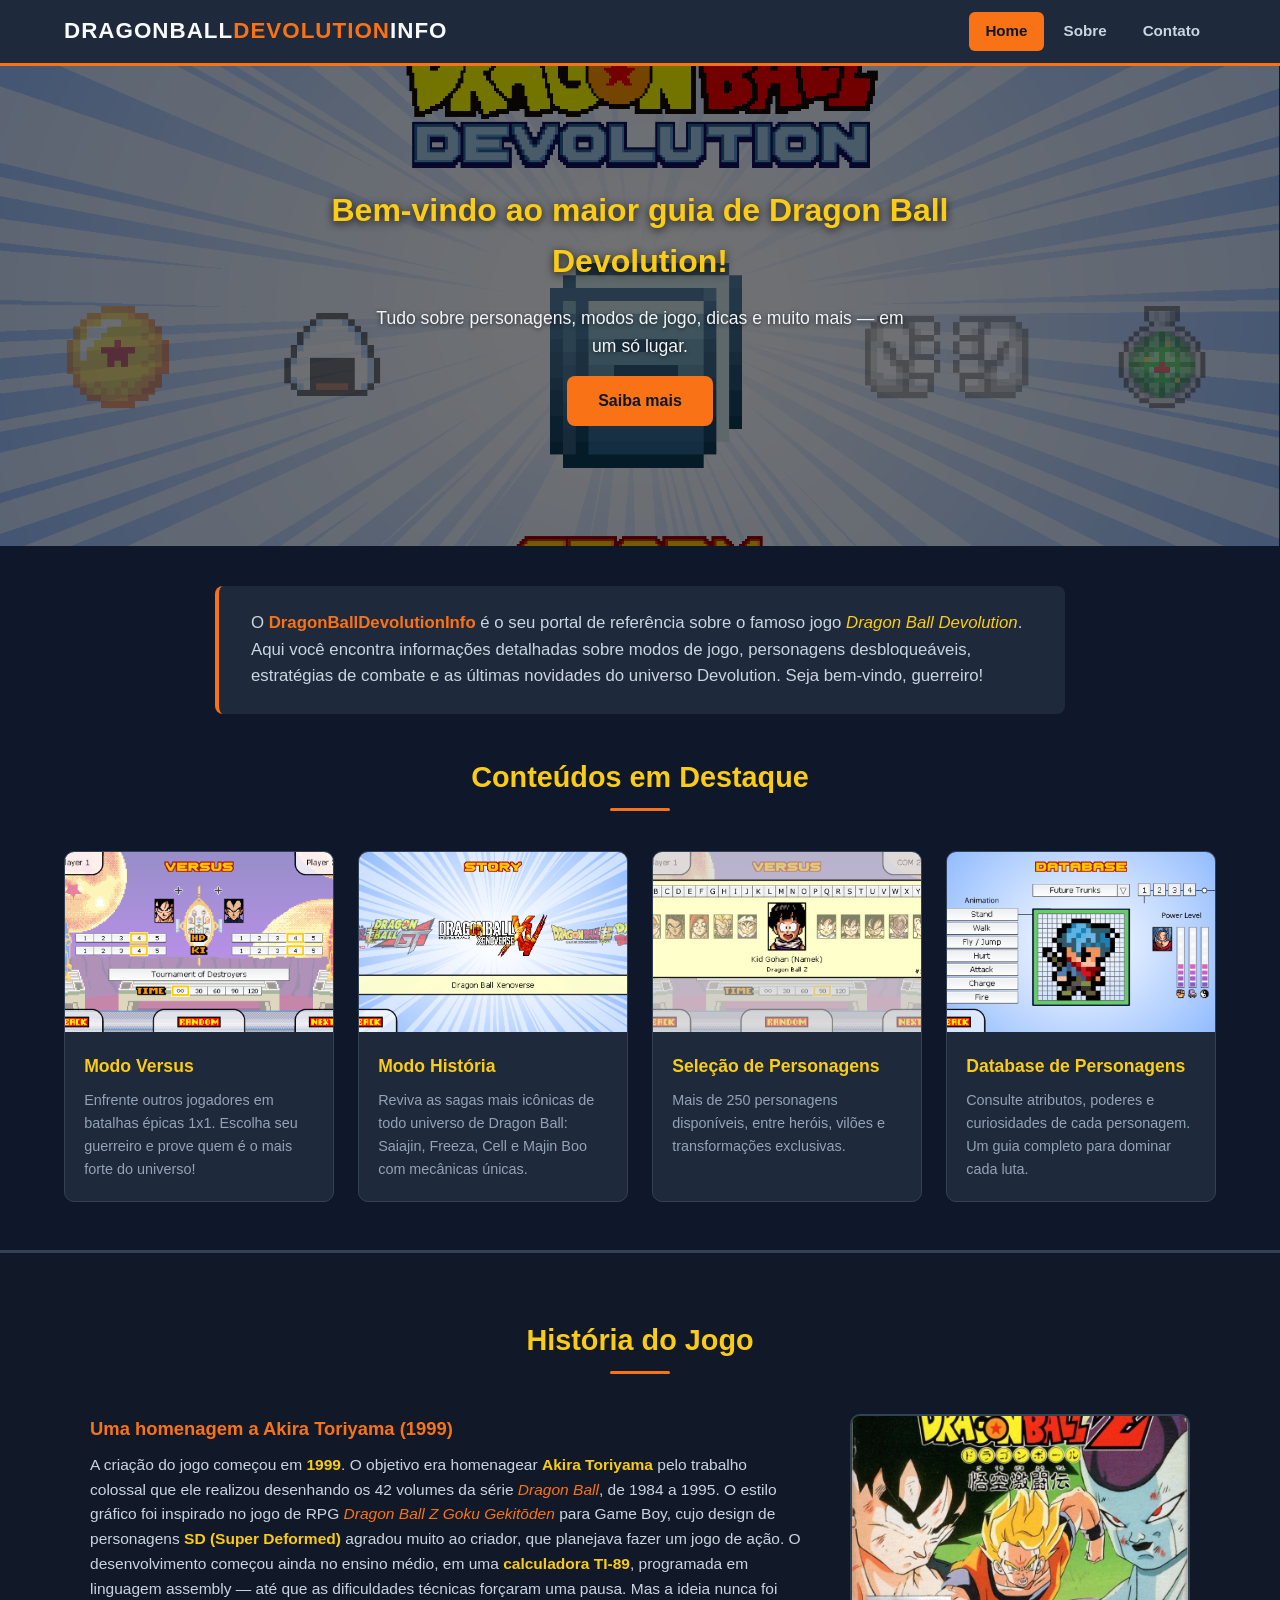
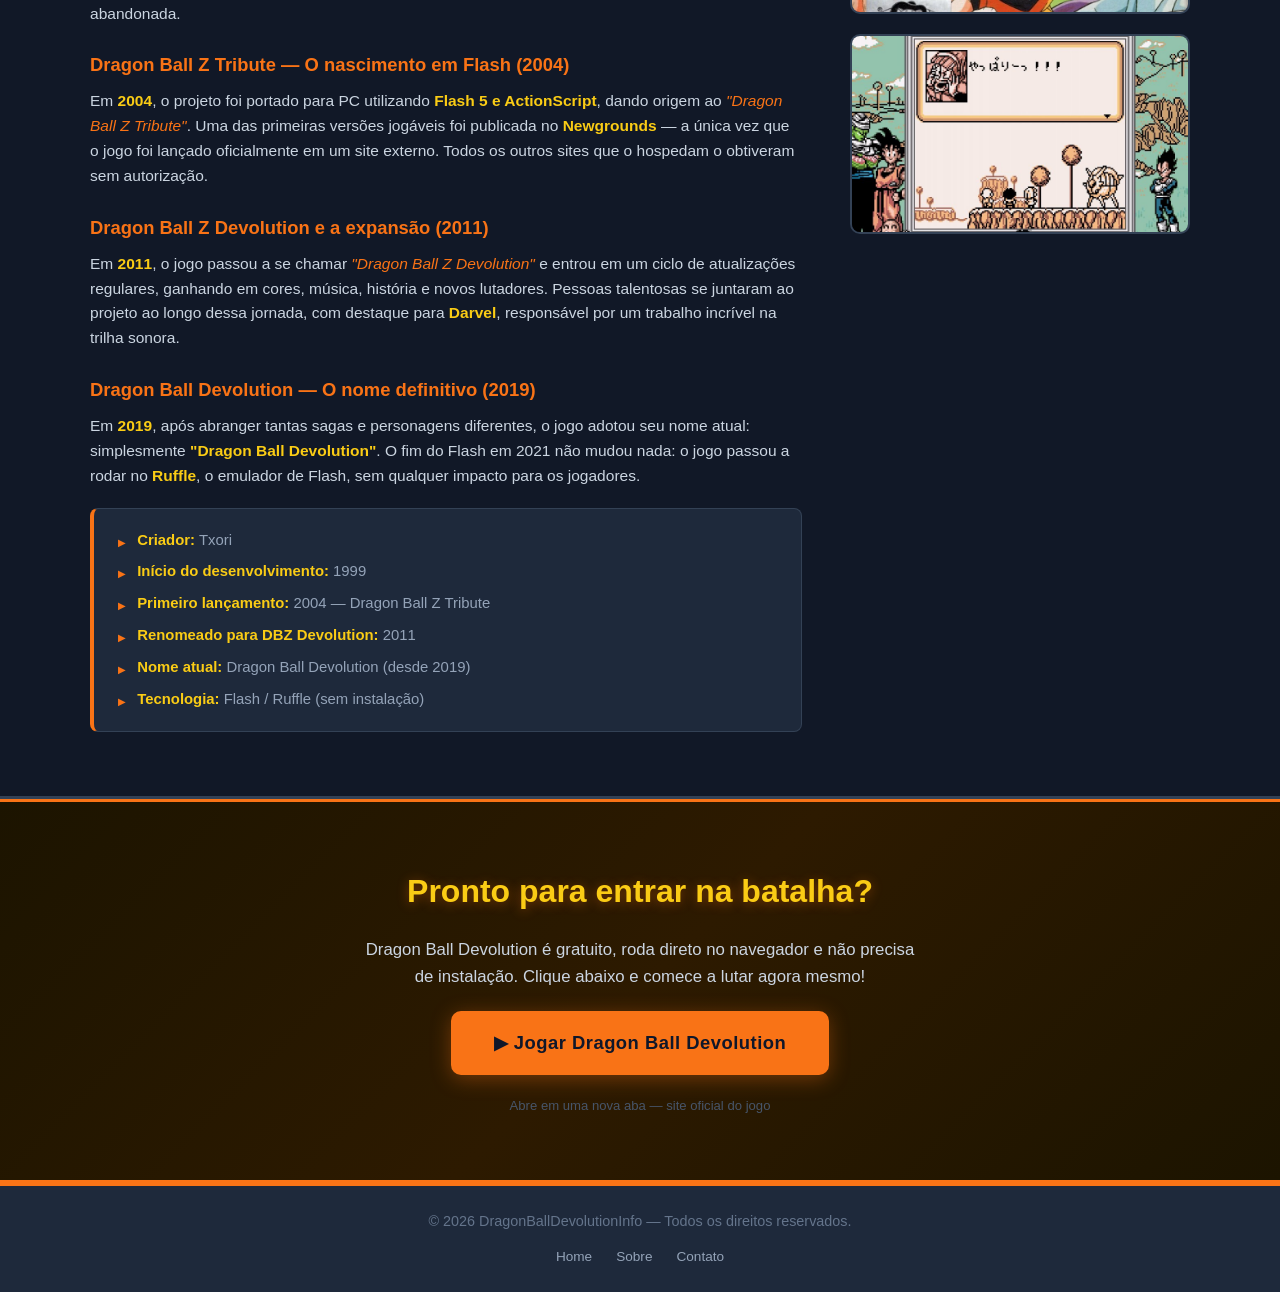
<file: index.html>
<!DOCTYPE html>
<html lang="pt-BR">
<head>
  <meta charset="UTF-8" />
  <meta name="viewport" content="width=device-width, initial-scale=1.0" />
  <title>DragonBallDevolutionInfo</title>
  <link rel="stylesheet" href="../CSS/index.css" />
</head>
<body>

  <!-- HEADER / NAVEGAÇÃO -->
  <header>
    <div class="header-inner">
      <h1 class="logo">DragonBall<span>Devolution</span>Info</h1>
      <nav>
        <ul class="menu">
          <li><a href="index.html" class="active">Home</a></li>
          <li><a href="sobre.html">Sobre</a></li>
          <li><a href="contato.html">Contato</a></li>
        </ul>
      </nav>
    </div>
  </header>

  <main>

    <!-- BANNER PRINCIPAL -->
    <section class="banner">
      <img src="../Imagens/ImagemPrincipal.png" alt="Dragon Ball Devolution Banner" class="banner-img" />
      <div class="banner-texto">
        <h2>Bem-vindo ao maior guia de Dragon Ball Devolution!</h2>
        <p>Tudo sobre personagens, modos de jogo, dicas e muito mais — em um só lugar.</p>
        <a href="sobre.html" class="btn-principal">Saiba mais</a>
      </div>
    </section>

    <!-- APRESENTAÇÃO -->
    <section class="apresentacao">
      <p>
        O <strong>DragonBallDevolutionInfo</strong> é o seu portal de referência sobre o famoso jogo
        <em>Dragon Ball Devolution</em>. Aqui você encontra informações detalhadas sobre modos de jogo,
        personagens desbloqueáveis, estratégias de combate e as últimas novidades do universo Devolution.
        Seja bem-vindo, guerreiro!
      </p>
    </section>

    <!-- CONTEÚDOS EM DESTAQUE -->
    <section class="destaques">
      <h2 class="secao-titulo">Conteúdos em Destaque</h2>
      <div class="cards">

        <article class="card">
          <img src="../Imagens/VersusMode.png" alt="Modo Versus" />
          <div class="card-body">
            <h3>Modo Versus</h3>
            <p>Enfrente outros jogadores em batalhas épicas 1x1. Escolha seu guerreiro e prove quem é o mais forte do universo!</p>
          </div>
        </article>

        <article class="card">
          <img src="../Imagens/ModoHistoria.png" alt="Modo História" />
          <div class="card-body">
            <h3>Modo História</h3>
            <p>Reviva as sagas mais icônicas de todo universo de Dragon Ball: Saiajin, Freeza, Cell e Majin Boo com mecânicas únicas.</p>
          </div>
        </article>

        <article class="card">
          <img src="../Imagens/SelecionarPersonagem.png" alt="Seleção de Personagem" />
          <div class="card-body">
            <h3>Seleção de Personagens</h3>
            <p>Mais de 250 personagens disponíveis, entre heróis, vilões e transformações exclusivas.</p>
          </div>
        </article>

        <article class="card">
          <img src="../Imagens/DatabaseMode.png" alt="Database Mode" />
          <div class="card-body">
            <h3>Database de Personagens</h3>
            <p>Consulte atributos, poderes e curiosidades de cada personagem. Um guia completo para dominar cada luta.</p>
          </div>
        </article>

      </div>
    </section>

    <!-- HISTÓRIA DO JOGO -->
    <section class="historia">
      <div class="historia-inner">
        <h2 class="secao-titulo">História do Jogo</h2>

        <article class="historia-conteudo">
          <div class="historia-texto">
            <h3>Uma homenagem a Akira Toriyama (1999)</h3>
            <p>
              A criação do jogo começou em <strong>1999</strong>. O objetivo era homenagear
              <strong>Akira Toriyama</strong> pelo trabalho colossal que ele realizou desenhando os
              42 volumes da série <em>Dragon Ball</em>, de 1984 a 1995. O estilo gráfico foi inspirado
              no jogo de RPG <em>Dragon Ball Z Goku Gekitōden</em> para Game Boy, cujo design de
              personagens <strong>SD (Super Deformed)</strong> agradou muito ao criador, que planejava
              fazer um jogo de ação. O desenvolvimento começou ainda no ensino médio, em uma
              <strong>calculadora TI-89</strong>, programada em linguagem assembly — até que as
              dificuldades técnicas forçaram uma pausa. Mas a ideia nunca foi abandonada.
            </p>

            <h3>Dragon Ball Z Tribute — O nascimento em Flash (2004)</h3>
            <p>
              Em <strong>2004</strong>, o projeto foi portado para PC utilizando <strong>Flash 5 e ActionScript</strong>,
              dando origem ao <em>"Dragon Ball Z Tribute"</em>. Uma das primeiras versões jogáveis foi
              publicada no <strong>Newgrounds</strong> — a única vez que o jogo foi lançado oficialmente
              em um site externo. Todos os outros sites que o hospedam o obtiveram sem autorização.
            </p>

            <h3>Dragon Ball Z Devolution e a expansão (2011)</h3>
            <p>
              Em <strong>2011</strong>, o jogo passou a se chamar <em>"Dragon Ball Z Devolution"</em> e
              entrou em um ciclo de atualizações regulares, ganhando em cores, música, história e novos
              lutadores. Pessoas talentosas se juntaram ao projeto ao longo dessa jornada, com destaque
              para <strong>Darvel</strong>, responsável por um trabalho incrível na trilha sonora.
            </p>

            <h3>Dragon Ball Devolution — O nome definitivo (2019)</h3>
            <p>
              Em <strong>2019</strong>, após abranger tantas sagas e personagens diferentes, o jogo
              adotou seu nome atual: simplesmente <strong>"Dragon Ball Devolution"</strong>. O fim do
              Flash em 2021 não mudou nada: o jogo passou a rodar no <strong>Ruffle</strong>, o emulador
              de Flash, sem qualquer impacto para os jogadores.
            </p>

            <ul class="historia-lista">
              <li><strong>Criador:</strong> Txori</li>
              <li><strong>Início do desenvolvimento:</strong> 1999</li>
              <li><strong>Primeiro lançamento:</strong> 2004 — Dragon Ball Z Tribute</li>
              <li><strong>Renomeado para DBZ Devolution:</strong> 2011</li>
              <li><strong>Nome atual:</strong> Dragon Ball Devolution (desde 2019)</li>
              <li><strong>Tecnologia:</strong> Flash / Ruffle (sem instalação)</li>
            </ul>
          </div>

          <div class="historia-imagem">
            <img src="../Imagens/DragonBallZgekitoden.webp" alt="Imagem do jogo Dragon Ball Z gekitoden" />
            <img src="../Imagens/DragonBallZgekitoden2.jpg" alt="Imagem do jogo Dragon Ball Z gekitoden" />
          </div>
        </article>
      </div>
    </section>

    <!-- JOGAR AGORA -->
    <section class="jogar-agora">
      <div class="jogar-inner">
        <h2>Pronto para entrar na batalha?</h2>
        <p>Dragon Ball Devolution é gratuito, roda direto no navegador e não precisa de instalação. Clique abaixo e comece a lutar agora mesmo!</p>
        <a
          href="https://www.txori.com/dbdevolution"
          target="_blank"
          rel="noopener noreferrer"
          class="btn-jogar"
        >
          ▶ Jogar Dragon Ball Devolution
        </a>
        <span class="jogar-obs">Abre em uma nova aba — site oficial do jogo</span>
      </div>
    </section>

  </main>

  <!-- RODAPÉ -->
  <footer>
    <p>&copy; 2026 DragonBallDevolutionInfo — Todos os direitos reservados.</p>
    <nav>
      <ul class="footer-menu">
        <li><a href="index.html">Home</a></li>
        <li><a href="sobre.html">Sobre</a></li>
        <li><a href="contato.html">Contato</a></li>
      </ul>
    </nav>
  </footer>

</body>
</html>
</file>
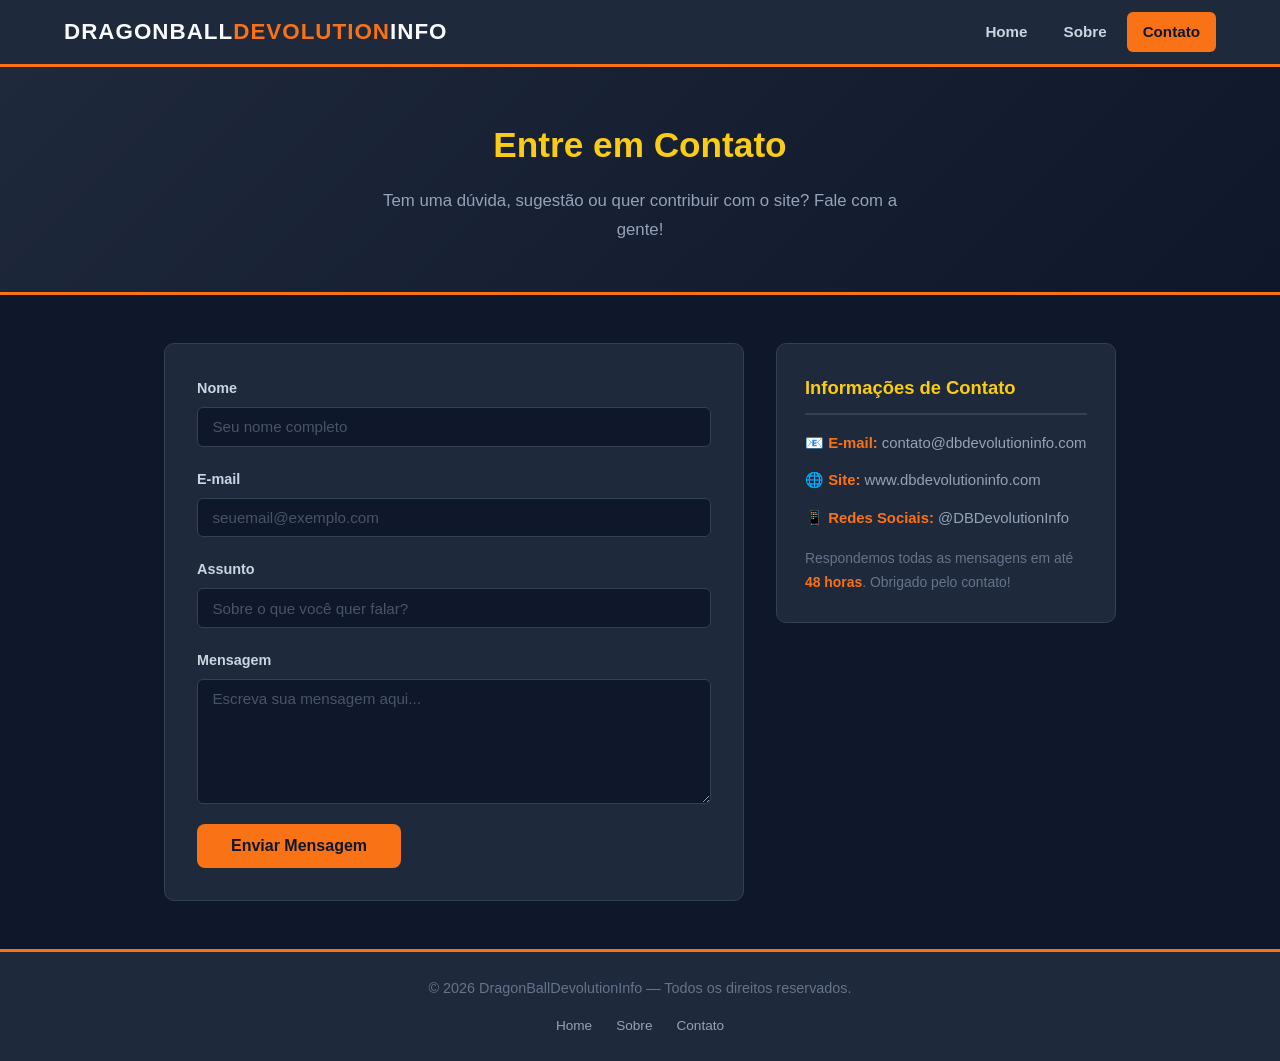
<file: contato.html>
<!DOCTYPE html>
<html lang="pt-BR">
<head>
  <meta charset="UTF-8" />
  <meta name="viewport" content="width=device-width, initial-scale=1.0" />
  <title>Contato — DragonBallDevolutionInfo</title>
  <link rel="stylesheet" href="../CSS/contato.css" />
</head>
<body>

  <!-- HEADER / NAVEGAÇÃO -->
  <header>
    <div class="header-inner">
      <h1 class="logo">DragonBall<span>Devolution</span>Info</h1>
      <nav>
        <ul class="menu">
          <li><a href="index.html">Home</a></li>
          <li><a href="sobre.html">Sobre</a></li>
          <li><a href="contato.html" class="active">Contato</a></li>
        </ul>
      </nav>
    </div>
  </header>

  <main>

    <section class="contato-hero">
      <h2>Entre em Contato</h2>
      <p>Tem uma dúvida, sugestão ou quer contribuir com o site? Fale com a gente!</p>
    </section>

    <section class="contato-wrapper">

      <!-- FORMULÁRIO -->
      <div class="formulario-container">
        <form class="formulario" action="#" method="post" novalidate>

          <div class="campo">
            <label for="nome">Nome</label>
            <input type="text" id="nome" name="nome" placeholder="Seu nome completo" required />
          </div>

          <div class="campo">
            <label for="email">E-mail</label>
            <input type="email" id="email" name="email" placeholder="seuemail@exemplo.com" required />
          </div>

          <div class="campo">
            <label for="assunto">Assunto</label>
            <input type="text" id="assunto" name="assunto" placeholder="Sobre o que você quer falar?" required />
          </div>

          <div class="campo">
            <label for="mensagem">Mensagem</label>
            <textarea id="mensagem" name="mensagem" rows="6" placeholder="Escreva sua mensagem aqui..." required></textarea>
          </div>

          <button type="submit" class="btn-enviar">Enviar Mensagem</button>

        </form>
      </div>

      <!-- INFO LATERAL -->
      <aside class="contato-info">
        <h3>Informações de Contato</h3>
        <ul>
          <li>📧 <strong>E-mail:</strong> contato@dbdevolutioninfo.com</li>
          <li>🌐 <strong>Site:</strong> www.dbdevolutioninfo.com</li>
          <li>📱 <strong>Redes Sociais:</strong> @DBDevolutionInfo</li>
        </ul>
        <p>Respondemos todas as mensagens em até <strong>48 horas</strong>. Obrigado pelo contato!</p>
      </aside>

    </section>

  </main>

  <!-- RODAPÉ -->
  <footer>
    <p>&copy; 2026 DragonBallDevolutionInfo — Todos os direitos reservados.</p>
    <nav>
      <ul class="footer-menu">
        <li><a href="index.html">Home</a></li>
        <li><a href="sobre.html">Sobre</a></li>
        <li><a href="contato.html">Contato</a></li>
      </ul>
    </nav>
  </footer>

</body>
</html>
</file>
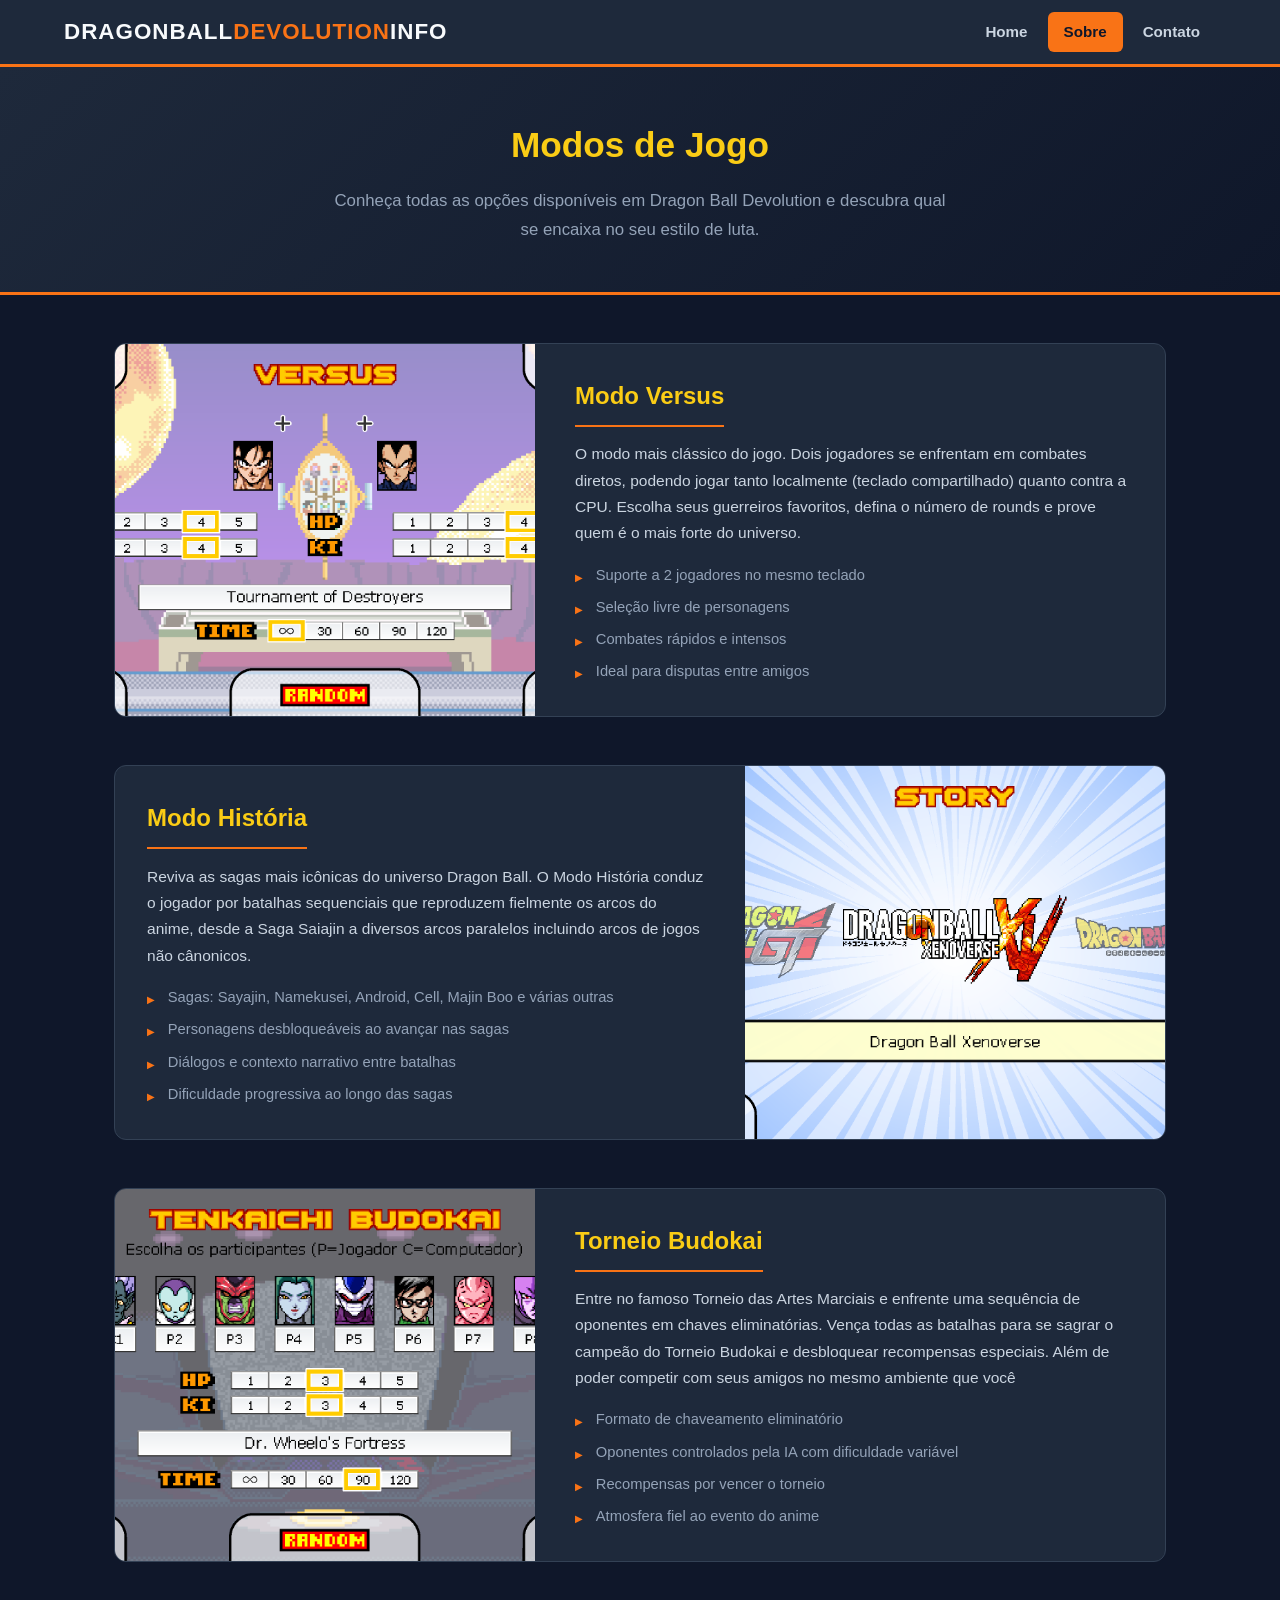
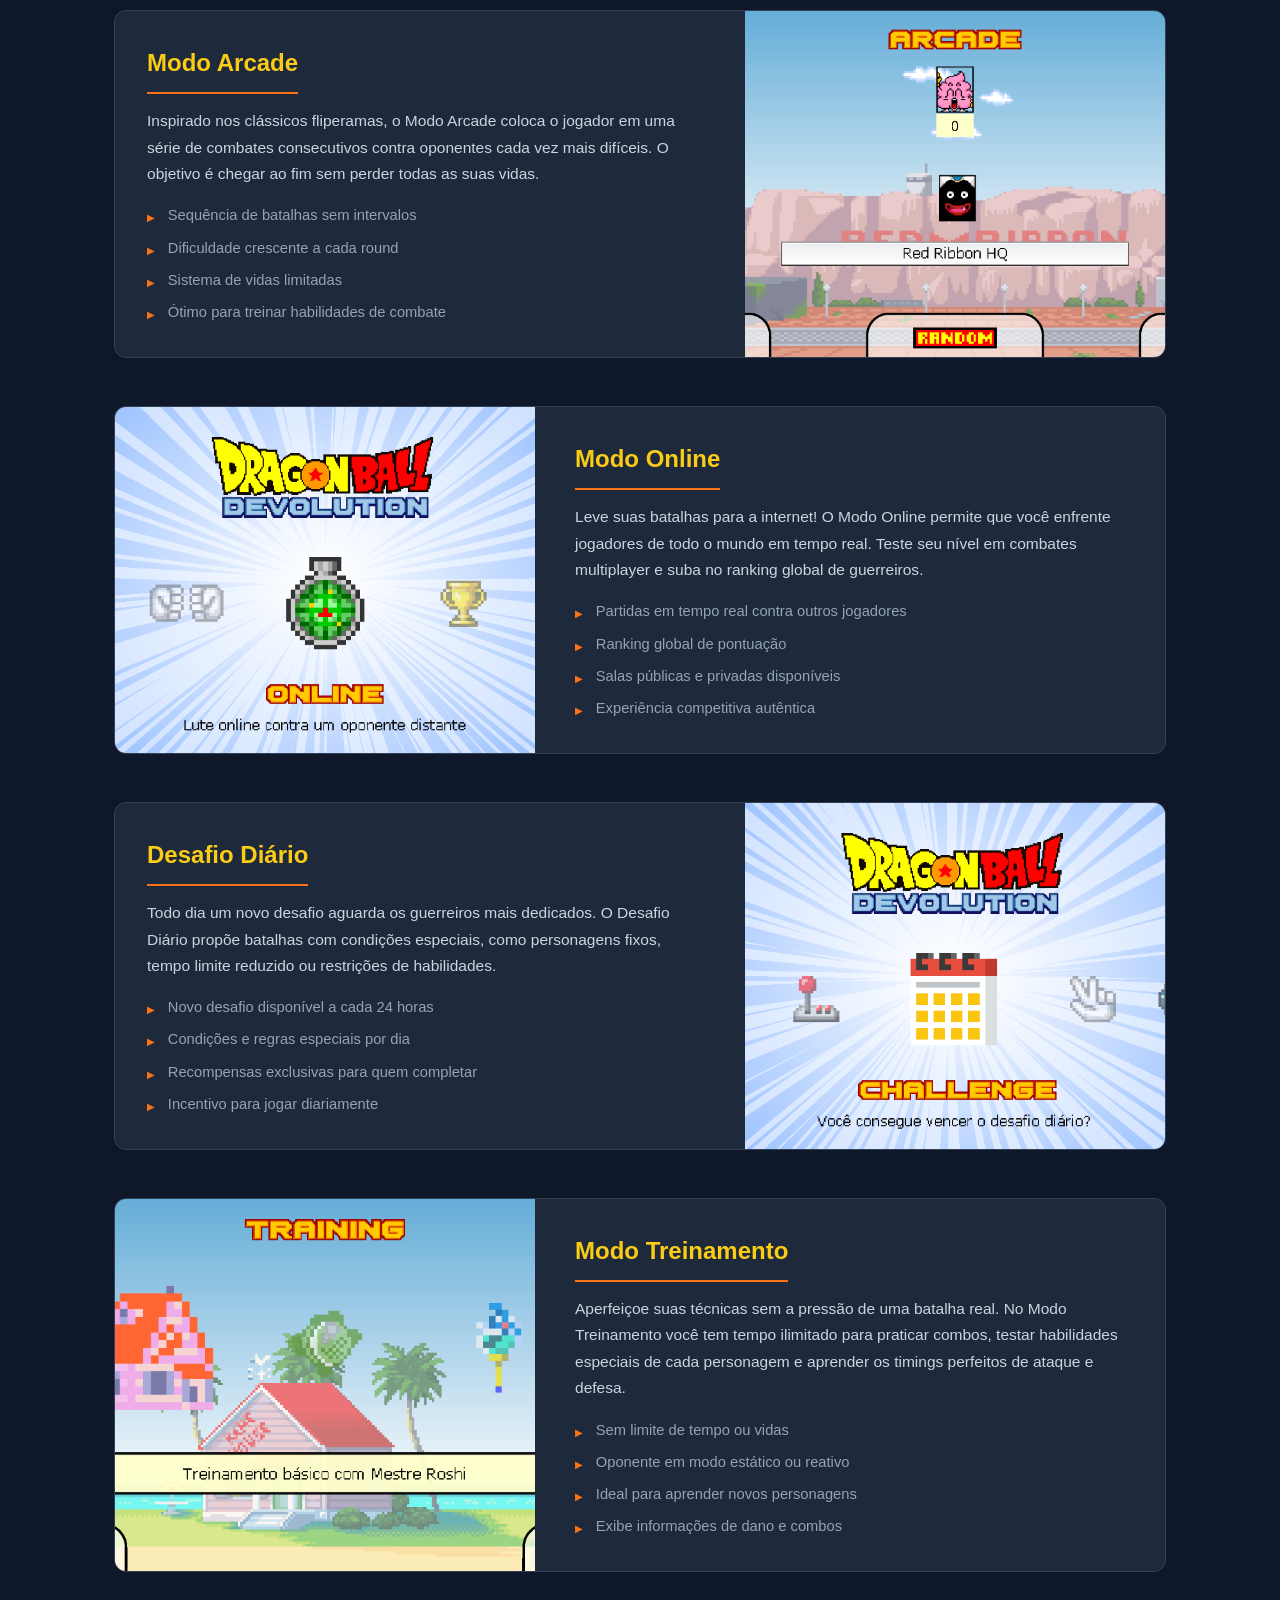
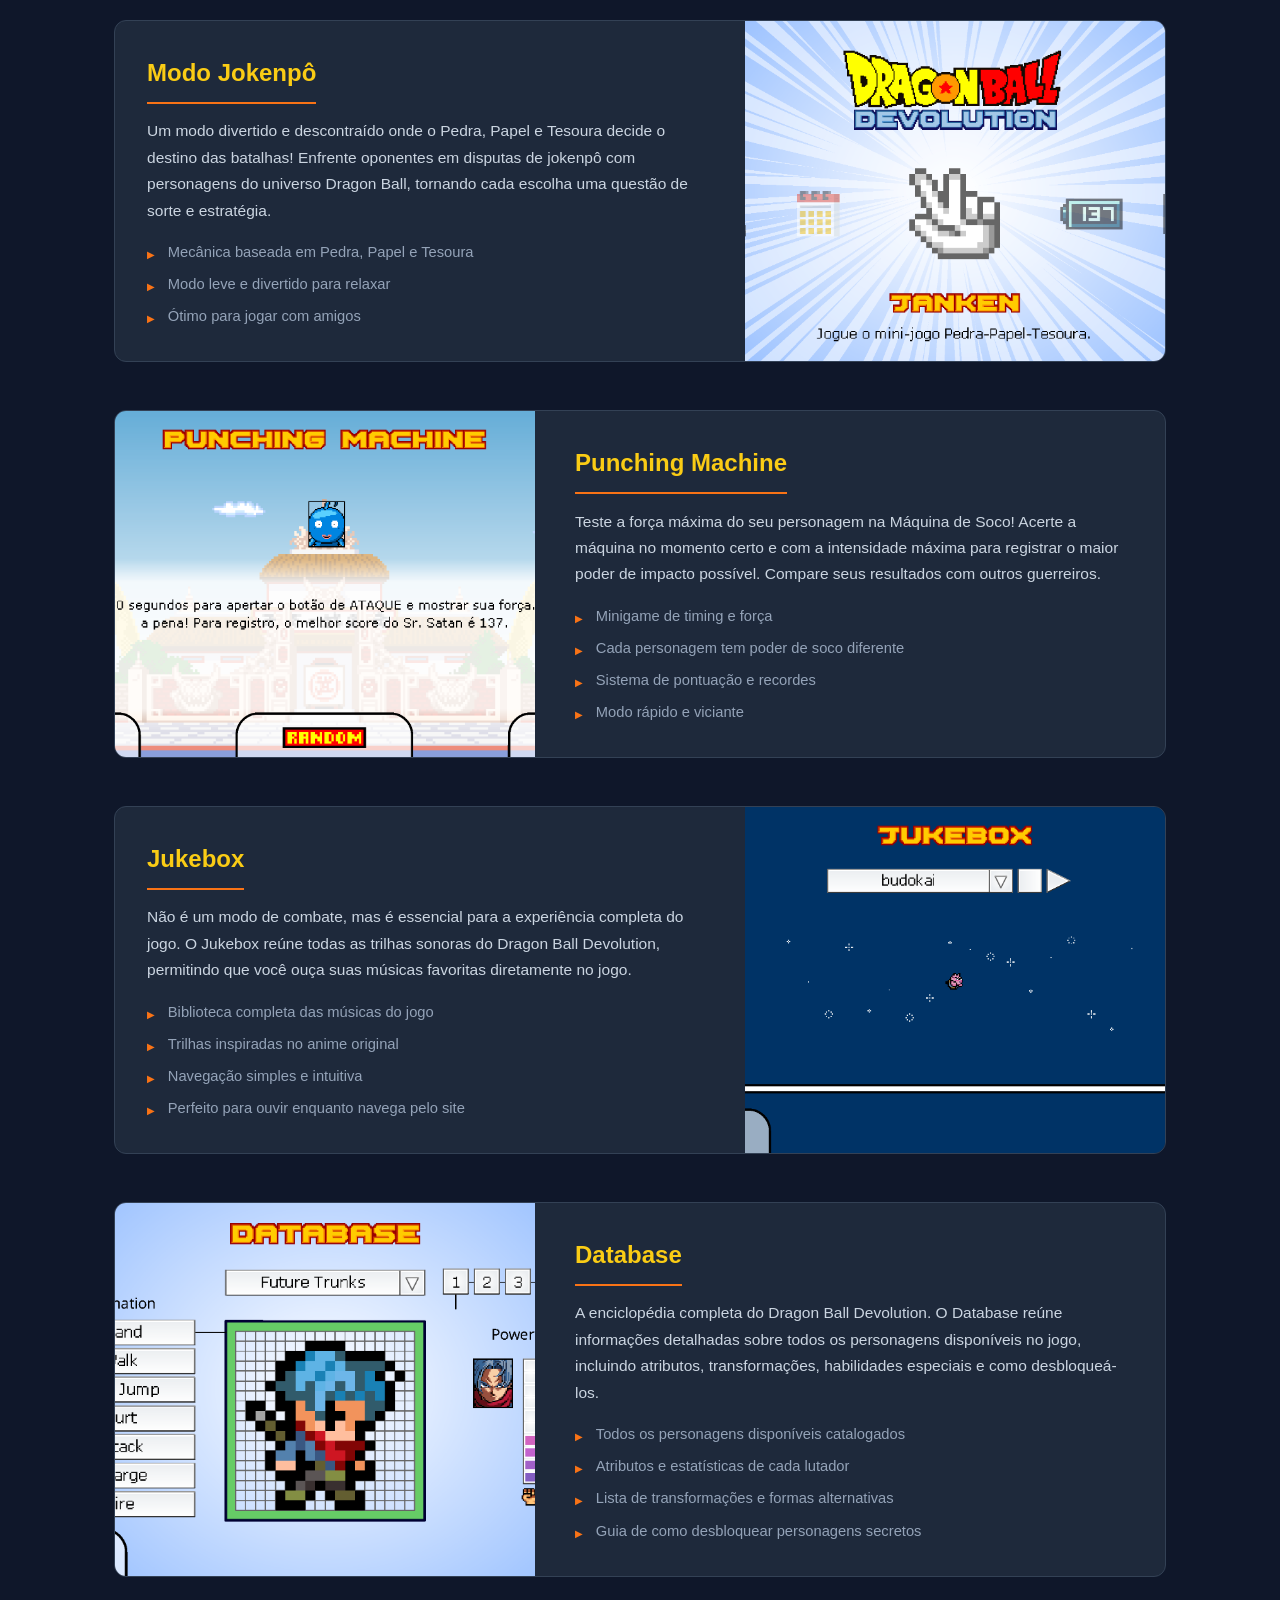
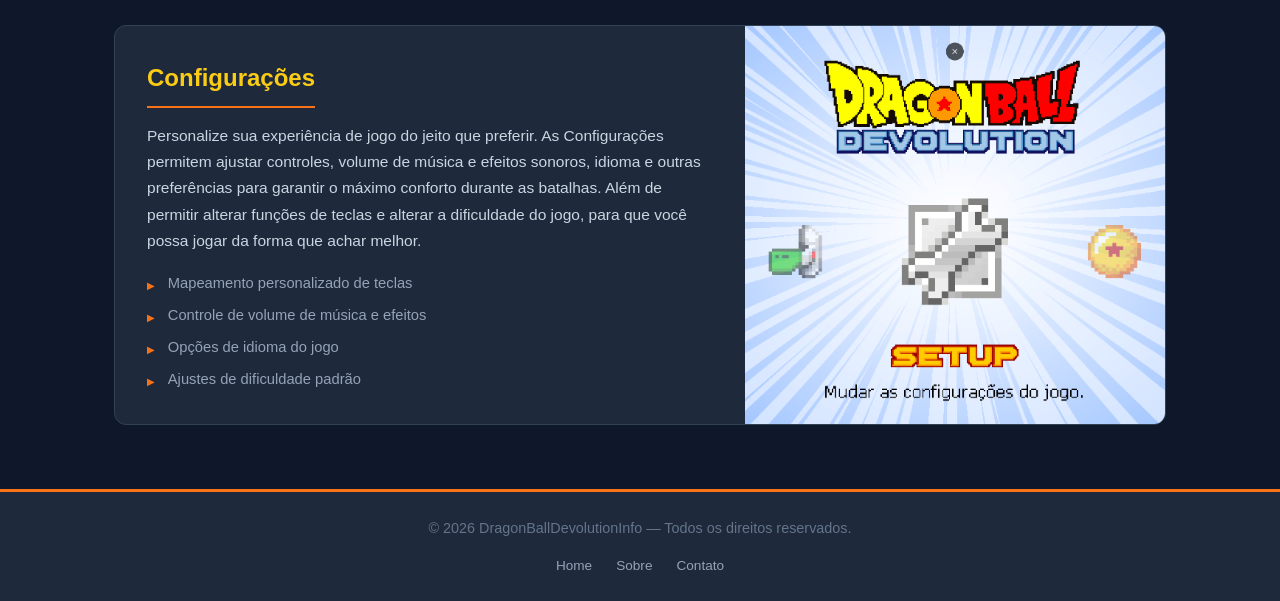
<file: sobre.html>
<!DOCTYPE html>
<html lang="pt-BR">
<head>
  <meta charset="UTF-8" />
  <meta name="viewport" content="width=device-width, initial-scale=1.0" />
  <title>Sobre — DragonBallDevolutionInfo</title>
  <link rel="stylesheet" href="../CSS/sobre.css" />
</head>
<body>

  <!-- HEADER / NAVEGAÇÃO -->
  <header>
    <div class="header-inner">
      <h1 class="logo">DragonBall<span>Devolution</span>Info</h1>
      <nav>
        <ul class="menu">
          <li><a href="index.html">Home</a></li>
          <li><a href="sobre.html" class="active">Sobre</a></li>
          <li><a href="contato.html">Contato</a></li>
        </ul>
      </nav>
    </div>
  </header>

  <main>

    <!-- HERO -->
    <section class="sobre-hero">
      <h2>Modos de Jogo</h2>
      <p>Conheça todas as opções disponíveis em Dragon Ball Devolution e descubra qual se encaixa no seu estilo de luta.</p>
    </section>

    <!-- MODOS DE JOGO -->
    <section class="modos">

      <!-- Modo Versus -->
      <article class="modo-card">
        <div class="modo-imagem">
          <img src="../Imagens/VersusMode.png" alt="Modo Versus" />
        </div>
        <div class="modo-info">
          <h2>Modo Versus</h2>
          <p>
            O modo mais clássico do jogo. Dois jogadores se enfrentam em combates diretos, podendo
            jogar tanto localmente (teclado compartilhado) quanto contra a CPU. Escolha seus
            guerreiros favoritos, defina o número de rounds e prove quem é o mais forte do universo.
          </p>
          <ul>
            <li>Suporte a 2 jogadores no mesmo teclado</li>
            <li>Seleção livre de personagens</li>
            <li>Combates rápidos e intensos</li>
            <li>Ideal para disputas entre amigos</li>
          </ul>
        </div>
      </article>

      <!-- Modo História -->
      <article class="modo-card modo-card--reverse">
        <div class="modo-imagem">
          <img src="../Imagens/ModoHistoria.png" alt="Modo História" />
        </div>
        <div class="modo-info">
          <h2>Modo História</h2>
          <p>
            Reviva as sagas mais icônicas do universo Dragon Ball. O Modo História conduz o jogador
            por batalhas sequenciais que reproduzem fielmente os arcos do anime, desde a Saga Saiajin
            a diversos arcos paralelos incluindo arcos de jogos não cânonicos.
          </p>
          <ul>
            <li>Sagas: Sayajin, Namekusei, Android, Cell, Majin Boo e várias outras</li>
            <li>Personagens desbloqueáveis ao avançar nas sagas</li>
            <li>Diálogos e contexto narrativo entre batalhas</li>
            <li>Dificuldade progressiva ao longo das sagas</li>
          </ul>
        </div>
      </article>

      <!-- Torneio Budokai -->
      <article class="modo-card">
        <div class="modo-imagem">
          <img src="../Imagens/TorneioBudokai.png" alt="Torneio Budokai" />
        </div>
        <div class="modo-info">
          <h2>Torneio Budokai</h2>
          <p>
            Entre no famoso Torneio das Artes Marciais e enfrente uma sequência de oponentes em chaves
            eliminatórias. Vença todas as batalhas para se sagrar o campeão do Torneio Budokai e
            desbloquear recompensas especiais. Além de poder competir com seus amigos no mesmo ambiente que você
          </p>
          <ul>
            <li>Formato de chaveamento eliminatório</li>
            <li>Oponentes controlados pela IA com dificuldade variável</li>
            <li>Recompensas por vencer o torneio</li>
            <li>Atmosfera fiel ao evento do anime</li>
          </ul>
        </div>
      </article>

      <!-- Modo Arcade -->
      <article class="modo-card modo-card--reverse">
        <div class="modo-imagem">
          <img src="../Imagens/ArcadeMode.png" alt="Modo Arcade" />
        </div>
        <div class="modo-info">
          <h2>Modo Arcade</h2>
          <p>
            Inspirado nos clássicos fliperamas, o Modo Arcade coloca o jogador em uma série de
            combates consecutivos contra oponentes cada vez mais difíceis. O objetivo é chegar
            ao fim sem perder todas as suas vidas.
          </p>
          <ul>
            <li>Sequência de batalhas sem intervalos</li>
            <li>Dificuldade crescente a cada round</li>
            <li>Sistema de vidas limitadas</li>
            <li>Ótimo para treinar habilidades de combate</li>
          </ul>
        </div>
      </article>

      <!-- Modo Online -->
      <article class="modo-card">
        <div class="modo-imagem">
          <img src="../Imagens/ModoOnline.png" alt="Modo Online" />
        </div>
        <div class="modo-info">
          <h2>Modo Online</h2>
          <p>
            Leve suas batalhas para a internet! O Modo Online permite que você enfrente jogadores
            de todo o mundo em tempo real. Teste seu nível em combates multiplayer e suba no ranking
            global de guerreiros.
          </p>
          <ul>
            <li>Partidas em tempo real contra outros jogadores</li>
            <li>Ranking global de pontuação</li>
            <li>Salas públicas e privadas disponíveis</li>
            <li>Experiência competitiva autêntica</li>
          </ul>
        </div>
      </article>

      <!-- Desafio Diário -->
      <article class="modo-card modo-card--reverse">
        <div class="modo-imagem">
          <img src="../Imagens/DesafioDiario.png" alt="Desafio Diário" />
        </div>
        <div class="modo-info">
          <h2>Desafio Diário</h2>
          <p>
            Todo dia um novo desafio aguarda os guerreiros mais dedicados. O Desafio Diário propõe
            batalhas com condições especiais, como personagens fixos, tempo limite reduzido ou
            restrições de habilidades.
          </p>
          <ul>
            <li>Novo desafio disponível a cada 24 horas</li>
            <li>Condições e regras especiais por dia</li>
            <li>Recompensas exclusivas para quem completar</li>
            <li>Incentivo para jogar diariamente</li>
          </ul>
        </div>
      </article>

      <!-- Training Mode -->
      <article class="modo-card">
        <div class="modo-imagem">
          <img src="../Imagens/TrainingMode.png" alt="Modo Treinamento" />
        </div>
        <div class="modo-info">
          <h2>Modo Treinamento</h2>
          <p>
            Aperfeiçoe suas técnicas sem a pressão de uma batalha real. No Modo Treinamento você
            tem tempo ilimitado para praticar combos, testar habilidades especiais de cada personagem
            e aprender os timings perfeitos de ataque e defesa.
          </p>
          <ul>
            <li>Sem limite de tempo ou vidas</li>
            <li>Oponente em modo estático ou reativo</li>
            <li>Ideal para aprender novos personagens</li>
            <li>Exibe informações de dano e combos</li>
          </ul>
        </div>
      </article>

      <!-- Jokenpo Mode -->
      <article class="modo-card modo-card--reverse">
        <div class="modo-imagem">
          <img src="../Imagens/JokenpoMode.png" alt="Modo Jokenpô" />
        </div>
        <div class="modo-info">
          <h2>Modo Jokenpô</h2>
          <p>
            Um modo divertido e descontraído onde o Pedra, Papel e Tesoura decide o destino das
            batalhas! Enfrente oponentes em disputas de jokenpô com personagens do universo Dragon Ball,
            tornando cada escolha uma questão de sorte e estratégia.
          </p>
          <ul>
            <li>Mecânica baseada em Pedra, Papel e Tesoura</li>
            <li>Modo leve e divertido para relaxar</li>
            <li>Ótimo para jogar com amigos</li>
          </ul>
        </div>
      </article>

      <!-- Punching Machine -->
      <article class="modo-card">
        <div class="modo-imagem">
          <img src="../Imagens/PunchingMachineMode.png" alt="Punching Machine" />
        </div>
        <div class="modo-info">
          <h2>Punching Machine</h2>
          <p>
            Teste a força máxima do seu personagem na Máquina de Soco! Acerte a máquina no momento
            certo e com a intensidade máxima para registrar o maior poder de impacto possível.
            Compare seus resultados com outros guerreiros.
          </p>
          <ul>
            <li>Minigame de timing e força</li>
            <li>Cada personagem tem poder de soco diferente</li>
            <li>Sistema de pontuação e recordes</li>
            <li>Modo rápido e viciante</li>
          </ul>
        </div>
      </article>

      <!-- Jukebox Mode -->
      <article class="modo-card modo-card--reverse">
        <div class="modo-imagem">
          <img src="../Imagens/JukeboxMode.png" alt="Jukebox Mode" />
        </div>
        <div class="modo-info">
          <h2>Jukebox</h2>
          <p>
            Não é um modo de combate, mas é essencial para a experiência completa do jogo. O Jukebox
            reúne todas as trilhas sonoras do Dragon Ball Devolution, permitindo que você ouça suas
            músicas favoritas diretamente no jogo.
          </p>
          <ul>
            <li>Biblioteca completa das músicas do jogo</li>
            <li>Trilhas inspiradas no anime original</li>
            <li>Navegação simples e intuitiva</li>
            <li>Perfeito para ouvir enquanto navega pelo site</li>
          </ul>
        </div>
      </article>

      <!-- Database Mode -->
      <article class="modo-card">
        <div class="modo-imagem">
          <img src="../Imagens/DatabaseMode.png" alt="Database Mode" />
        </div>
        <div class="modo-info">
          <h2>Database</h2>
          <p>
            A enciclopédia completa do Dragon Ball Devolution. O Database reúne informações detalhadas
            sobre todos os personagens disponíveis no jogo, incluindo atributos, transformações,
            habilidades especiais e como desbloqueá-los.
          </p>
          <ul>
            <li>Todos os personagens disponíveis catalogados</li>
            <li>Atributos e estatísticas de cada lutador</li>
            <li>Lista de transformações e formas alternativas</li>
            <li>Guia de como desbloquear personagens secretos</li>
          </ul>
        </div>
      </article>

      <!-- Configurações -->
      <article class="modo-card modo-card--reverse">
        <div class="modo-imagem">
          <img src="../Imagens/Configurações.png" alt="Configurações" />
        </div>
        <div class="modo-info">
          <h2>Configurações</h2>
          <p>
            Personalize sua experiência de jogo do jeito que preferir. As Configurações permitem
            ajustar controles, volume de música e efeitos sonoros, idioma e outras preferências
            para garantir o máximo conforto durante as batalhas. Além de permitir alterar funções de teclas e alterar a dificuldade do jogo, para que você possa jogar da forma que achar melhor.
          </p>
          <ul>
            <li>Mapeamento personalizado de teclas</li>
            <li>Controle de volume de música e efeitos</li>
            <li>Opções de idioma do jogo</li>
            <li>Ajustes de dificuldade padrão</li>
          </ul>
        </div>
      </article>

    </section>

  </main>

  <!-- RODAPÉ -->
  <footer>
    <p>&copy; 2026 DragonBallDevolutionInfo — Todos os direitos reservados.</p>
    <nav>
      <ul class="footer-menu">
        <li><a href="index.html">Home</a></li>
        <li><a href="sobre.html">Sobre</a></li>
        <li><a href="contato.html">Contato</a></li>
      </ul>
    </nav>
  </footer>

</body>
</html>
</file>
<file: CSS/index.css>
/* =============================================
   DragonBallDevolutionInfo — index.css
   Paleta: laranja DB (#f97316), azul escuro (#0f172a),
           amarelo (#facc15), branco (#f8fafc)
   ============================================= */

/* === RESET & BASE === */
*, *::before, *::after {
  box-sizing: border-box;
  margin: 0;
  padding: 0;
}

html {
  scroll-behavior: smooth;
}

body {
  font-family: 'Segoe UI', Arial, sans-serif;
  background-color: #0f172a;
  color: #f8fafc;
  line-height: 1.6;
}

a {
  text-decoration: none;
  color: inherit;
}

img {
  max-width: 100%;
  display: block;
}

/* === HEADER === */
header {
  background-color: #1e293b;
  border-bottom: 3px solid #f97316;
  position: sticky;
  top: 0;
  z-index: 100;
}

.header-inner {
  max-width: 1200px;
  margin: 0 auto;
  padding: 0.75rem 1.5rem;
  display: flex;
  align-items: center;
  justify-content: space-between;
  flex-wrap: wrap;
  gap: 0.75rem;
}

.logo {
  font-size: 1.4rem;
  font-weight: 900;
  color: #f8fafc;
  letter-spacing: 1px;
  text-transform: uppercase;
}

.logo span {
  color: #f97316;
}

/* === NAV / MENU === */
.menu {
  list-style: none;
  display: flex;
  gap: 0.25rem;
}

.menu a {
  display: block;
  padding: 0.45rem 1rem;
  border-radius: 6px;
  font-weight: 600;
  font-size: 0.95rem;
  transition: background 0.25s, color 0.25s;
  color: #cbd5e1;
}

.menu a:hover,
.menu a.active {
  background-color: #f97316;
  color: #0f172a;
}

/* === BANNER === */
.banner {
  position: relative;
  max-height: 480px;
  overflow: hidden;
}

.banner-img {
  width: 100%;
  height: 480px;
  object-fit: cover;
  object-position: center;
  filter: brightness(0.45);
}

.banner-texto {
  position: absolute;
  inset: 0;
  display: flex;
  flex-direction: column;
  align-items: center;
  justify-content: center;
  text-align: center;
  padding: 1.5rem;
  gap: 1rem;
}

.banner-texto h2 {
  font-size: 2rem;
  color: #facc15;
  text-shadow: 0 2px 8px rgba(0,0,0,0.8);
  max-width: 700px;
}

.banner-texto p {
  font-size: 1.1rem;
  color: #f1f5f9;
  max-width: 550px;
  text-shadow: 0 1px 4px rgba(0,0,0,0.7);
}

.btn-principal {
  display: inline-block;
  background-color: #f97316;
  color: #0f172a;
  font-weight: 700;
  padding: 0.65rem 1.8rem;
  border-radius: 8px;
  font-size: 1rem;
  border: 2px solid transparent;
  transition: background 0.25s, border-color 0.25s, transform 0.15s;
}

.btn-principal:hover {
  background-color: transparent;
  border-color: #f97316;
  color: #f97316;
  transform: translateY(-2px);
}

/* === APRESENTAÇÃO === */
.apresentacao {
  max-width: 850px;
  margin: 2.5rem auto;
  padding: 1.5rem 2rem;
  background-color: #1e293b;
  border-left: 4px solid #f97316;
  border-radius: 8px;
  font-size: 1.05rem;
  color: #cbd5e1;
}

.apresentacao strong {
  color: #f97316;
}

.apresentacao em {
  color: #facc15;
}

/* === DESTAQUES === */
.destaques {
  max-width: 1200px;
  margin: 0 auto 3rem;
  padding: 0 1.5rem;
}

.secao-titulo {
  font-size: 1.8rem;
  color: #facc15;
  text-align: center;
  margin-bottom: 2rem;
  position: relative;
  padding-bottom: 0.5rem;
}

.secao-titulo::after {
  content: '';
  display: block;
  width: 60px;
  height: 3px;
  background: #f97316;
  margin: 0.5rem auto 0;
  border-radius: 2px;
}

/* === CARDS === */
.cards {
  display: grid;
  grid-template-columns: repeat(auto-fit, minmax(260px, 1fr));
  gap: 1.5rem;
}

.card {
  background-color: #1e293b;
  border-radius: 10px;
  overflow: hidden;
  border: 1px solid #334155;
  display: flex;
  flex-direction: column;
  transition: transform 0.25s, box-shadow 0.25s;
}

.card:hover {
  transform: translateY(-6px);
  box-shadow: 0 8px 24px rgba(249, 115, 22, 0.3);
}

.card img {
  width: 100%;
  height: 180px;
  object-fit: cover;
  object-position: center;
}

.card-body {
  padding: 1.2rem;
  display: flex;
  flex-direction: column;
  gap: 0.6rem;
  flex: 1;
}

.card-body h3 {
  font-size: 1.1rem;
  color: #facc15;
}

.card-body p {
  font-size: 0.9rem;
  color: #94a3b8;
  flex: 1;
}

.btn-card {
  display: inline-block;
  align-self: flex-start;
  background-color: #f97316;
  color: #0f172a;
  font-weight: 700;
  padding: 0.4rem 1rem;
  border-radius: 6px;
  font-size: 0.85rem;
  transition: background 0.2s, transform 0.15s;
}

.btn-card:hover {
  background-color: #ea6c0a;
  transform: translateY(-2px);
}

/* === HISTÓRIA DO JOGO === */
.historia {
  background-color: #111827;
  border-top: 3px solid #334155;
  border-bottom: 3px solid #334155;
  padding: 4rem 1.5rem;
}

.historia-inner {
  max-width: 1100px;
  margin: 0 auto;
}

.historia-conteudo {
  display: grid;
  grid-template-columns: 1fr 340px;
  gap: 3rem;
  align-items: start;
  margin-top: 2rem;
}

.historia-texto h3 {
  font-size: 1.15rem;
  color: #f97316;
  margin-top: 1.5rem;
  margin-bottom: 0.6rem;
}

.historia-texto h3:first-child {
  margin-top: 0;
}

.historia-texto p {
  color: #cbd5e1;
  font-size: 0.97rem;
  margin-bottom: 0.75rem;
}

.historia-texto strong {
  color: #facc15;
}

.historia-texto em {
  color: #f97316;
}

.historia-lista {
  list-style: none;
  display: flex;
  flex-direction: column;
  gap: 0.5rem;
  margin-top: 1.25rem;
  background-color: #1e293b;
  border: 1px solid #334155;
  border-left: 4px solid #f97316;
  border-radius: 8px;
  padding: 1.2rem 1.5rem;
}

.historia-lista li {
  color: #94a3b8;
  font-size: 0.93rem;
  padding-left: 1.2rem;
  position: relative;
}

.historia-lista li::before {
  content: '▶';
  position: absolute;
  left: 0;
  color: #f97316;
  font-size: 0.6rem;
  top: 6px;
}

.historia-lista strong {
  color: #facc15;
}

.historia-imagem {
  display: flex;
  flex-direction: column;
  gap: 1.25rem;
  position: sticky;
  top: 80px;
}

.historia-imagem img {
  width: 100%;
  border-radius: 10px;
  border: 2px solid #334155;
  object-fit: cover;
  height: 200px;
  transition: transform 0.3s, border-color 0.3s;
}

.historia-imagem img:hover {
  transform: scale(1.03);
  border-color: #f97316;
}

/* === JOGAR AGORA === */
.jogar-agora {
  background: linear-gradient(135deg, #1c1400 0%, #2d1a00 50%, #1c1400 100%);
  border-top: 3px solid #f97316;
  border-bottom: 3px solid #f97316;
  padding: 4rem 1.5rem;
  text-align: center;
}

.jogar-inner {
  max-width: 680px;
  margin: 0 auto;
  display: flex;
  flex-direction: column;
  align-items: center;
  gap: 1.25rem;
}

.jogar-inner h2 {
  font-size: 2rem;
  color: #facc15;
  text-shadow: 0 2px 12px rgba(249, 115, 22, 0.4);
}

.jogar-inner p {
  color: #cbd5e1;
  font-size: 1.05rem;
  max-width: 560px;
}

.btn-jogar {
  display: inline-block;
  background-color: #f97316;
  color: #0f172a;
  font-weight: 800;
  font-size: 1.15rem;
  padding: 0.9rem 2.5rem;
  border-radius: 10px;
  border: 3px solid #f97316;
  letter-spacing: 0.5px;
  transition: background 0.25s, color 0.25s, transform 0.2s, box-shadow 0.25s;
  box-shadow: 0 4px 20px rgba(249, 115, 22, 0.35);
}

.btn-jogar:hover {
  background-color: transparent;
  color: #f97316;
  transform: translateY(-3px);
  box-shadow: 0 8px 28px rgba(249, 115, 22, 0.5);
}

.jogar-obs {
  font-size: 0.82rem;
  color: #475569;
}

/* === FOOTER === */
footer {
  background-color: #1e293b;
  border-top: 3px solid #f97316;
  text-align: center;
  padding: 1.5rem 1rem;
  color: #64748b;
  font-size: 0.9rem;
  display: flex;
  flex-direction: column;
  gap: 0.75rem;
  align-items: center;
}

.footer-menu {
  list-style: none;
  display: flex;
  gap: 1.5rem;
  flex-wrap: wrap;
  justify-content: center;
}

.footer-menu a {
  color: #94a3b8;
  font-size: 0.85rem;
  transition: color 0.2s;
}

.footer-menu a:hover {
  color: #f97316;
}

/* =============================================
   RESPONSIVIDADE
   ============================================= */

@media (max-width: 768px) {
  .banner-texto h2 {
    font-size: 1.4rem;
  }

  .banner-texto p {
    font-size: 0.95rem;
  }

  .banner-img {
    height: 360px;
  }

  .banner {
    max-height: 360px;
  }

  .historia-conteudo {
    grid-template-columns: 1fr;
  }

  .historia-imagem {
    flex-direction: row;
    position: static;
  }

  .historia-imagem img {
    flex: 1;
    height: 160px;
  }

  .jogar-inner h2 {
    font-size: 1.6rem;
  }
}

@media (max-width: 600px) {
  .header-inner {
    flex-direction: column;
    align-items: flex-start;
  }

  .menu {
    flex-direction: column;
    width: 100%;
  }

  .menu a {
    padding: 0.6rem 0.75rem;
  }

  .cards {
    grid-template-columns: 1fr;
  }

  .banner-texto h2 {
    font-size: 1.2rem;
  }

  .apresentacao {
    margin: 1.5rem 1rem;
    padding: 1rem 1.2rem;
  }

  .destaques {
    padding: 0 1rem;
  }

  .historia {
    padding: 2.5rem 1rem;
  }

  .historia-imagem {
    flex-direction: column;
  }

  .historia-imagem img {
    height: 180px;
  }

  .jogar-agora {
    padding: 2.5rem 1rem;
  }

  .jogar-inner h2 {
    font-size: 1.4rem;
  }

  .btn-jogar {
    font-size: 1rem;
    padding: 0.75rem 1.75rem;
    width: 100%;
    text-align: center;
  }
}
</file>
<file: CSS/contato.css>
/* =============================================
   DragonBallDevolutionInfo — contato.css
   ============================================= */

/* === RESET & BASE === */
*, *::before, *::after {
  box-sizing: border-box;
  margin: 0;
  padding: 0;
}

html {
  scroll-behavior: smooth;
}

body {
  font-family: 'Segoe UI', Arial, sans-serif;
  background-color: #0f172a;
  color: #f8fafc;
  line-height: 1.7;
}

a {
  text-decoration: none;
  color: inherit;
}

img {
  max-width: 100%;
  display: block;
}

/* === HEADER === */
header {
  background-color: #1e293b;
  border-bottom: 3px solid #f97316;
  position: sticky;
  top: 0;
  z-index: 100;
}

.header-inner {
  max-width: 1200px;
  margin: 0 auto;
  padding: 0.75rem 1.5rem;
  display: flex;
  align-items: center;
  justify-content: space-between;
  flex-wrap: wrap;
  gap: 0.75rem;
}

.logo {
  font-size: 1.4rem;
  font-weight: 900;
  color: #f8fafc;
  letter-spacing: 1px;
  text-transform: uppercase;
}

.logo span {
  color: #f97316;
}

/* === MENU === */
.menu {
  list-style: none;
  display: flex;
  gap: 0.25rem;
}

.menu a {
  display: block;
  padding: 0.45rem 1rem;
  border-radius: 6px;
  font-weight: 600;
  font-size: 0.95rem;
  transition: background 0.25s, color 0.25s;
  color: #cbd5e1;
}

.menu a:hover,
.menu a.active {
  background-color: #f97316;
  color: #0f172a;
}

/* === HERO CONTATO === */
.contato-hero {
  background: linear-gradient(135deg, #1e293b 0%, #0f172a 100%);
  border-bottom: 3px solid #f97316;
  text-align: center;
  padding: 3rem 1.5rem;
}

.contato-hero h2 {
  font-size: 2.2rem;
  color: #facc15;
  margin-bottom: 0.75rem;
}

.contato-hero p {
  font-size: 1.05rem;
  color: #94a3b8;
  max-width: 550px;
  margin: 0 auto;
}

/* === WRAPPER CONTATO (formulário + aside) === */
.contato-wrapper {
  max-width: 1000px;
  margin: 3rem auto;
  padding: 0 1.5rem;
  display: grid;
  grid-template-columns: 1fr 340px;
  gap: 2rem;
  align-items: start;
}

/* === FORMULÁRIO === */
.formulario-container {
  background-color: #1e293b;
  border-radius: 10px;
  border: 1px solid #334155;
  padding: 2rem;
}

.formulario {
  display: flex;
  flex-direction: column;
  gap: 1.25rem;
}

.campo {
  display: flex;
  flex-direction: column;
  gap: 0.4rem;
}

.campo label {
  font-size: 0.9rem;
  font-weight: 600;
  color: #cbd5e1;
}

.campo input,
.campo textarea {
  background-color: #0f172a;
  border: 1px solid #334155;
  border-radius: 6px;
  padding: 0.65rem 0.9rem;
  color: #f8fafc;
  font-size: 0.95rem;
  font-family: inherit;
  transition: border-color 0.25s, box-shadow 0.25s;
  outline: none;
  resize: vertical;
}

.campo input::placeholder,
.campo textarea::placeholder {
  color: #475569;
}

.campo input:focus,
.campo textarea:focus {
  border-color: #f97316;
  box-shadow: 0 0 0 3px rgba(249, 115, 22, 0.15);
}

/* === BOTÃO ENVIAR === */
.btn-enviar {
  align-self: flex-start;
  background-color: #f97316;
  color: #0f172a;
  font-weight: 700;
  font-size: 1rem;
  padding: 0.7rem 2rem;
  border: 2px solid transparent;
  border-radius: 8px;
  cursor: pointer;
  transition: background 0.25s, border-color 0.25s, transform 0.15s;
  font-family: inherit;
}

.btn-enviar:hover {
  background-color: transparent;
  border-color: #f97316;
  color: #f97316;
  transform: translateY(-2px);
}

/* === ASIDE — INFO DE CONTATO === */
.contato-info {
  background-color: #1e293b;
  border-radius: 10px;
  border: 1px solid #334155;
  padding: 1.75rem;
  display: flex;
  flex-direction: column;
  gap: 1rem;
}

.contato-info h3 {
  font-size: 1.15rem;
  color: #facc15;
  padding-bottom: 0.6rem;
  border-bottom: 2px solid #334155;
}

.contato-info ul {
  list-style: none;
  display: flex;
  flex-direction: column;
  gap: 0.75rem;
}

.contato-info ul li {
  color: #94a3b8;
  font-size: 0.93rem;
}

.contato-info strong {
  color: #f97316;
}

.contato-info p {
  color: #64748b;
  font-size: 0.87rem;
}

/* === FOOTER === */
footer {
  background-color: #1e293b;
  border-top: 3px solid #f97316;
  text-align: center;
  padding: 1.5rem 1rem;
  color: #64748b;
  font-size: 0.9rem;
  display: flex;
  flex-direction: column;
  gap: 0.75rem;
  align-items: center;
  margin-top: 3rem;
}

.footer-menu {
  list-style: none;
  display: flex;
  gap: 1.5rem;
  flex-wrap: wrap;
  justify-content: center;
}

.footer-menu a {
  color: #94a3b8;
  font-size: 0.85rem;
  transition: color 0.2s;
}

.footer-menu a:hover {
  color: #f97316;
}

/* =============================================
   RESPONSIVIDADE
   ============================================= */

@media (max-width: 768px) {
  .contato-wrapper {
    grid-template-columns: 1fr;
  }

  .contato-hero h2 {
    font-size: 1.7rem;
  }
}

@media (max-width: 600px) {
  .header-inner {
    flex-direction: column;
    align-items: flex-start;
  }

  .menu {
    flex-direction: column;
    width: 100%;
  }

  .menu a {
    padding: 0.6rem 0.75rem;
  }

  .contato-hero {
    padding: 2rem 1rem;
  }

  .contato-hero h2 {
    font-size: 1.4rem;
  }

  .contato-wrapper {
    margin: 1.5rem auto;
    padding: 0 1rem;
    grid-template-columns: 1fr;
  }

  .formulario-container,
  .contato-info {
    padding: 1.25rem;
  }

  .btn-enviar {
    width: 100%;
    text-align: center;
  }
}
</file>
<file: CSS/sobre.css>
/* =============================================
   DragonBallDevolutionInfo — sobre.css
   ============================================= */

/* === RESET & BASE === */
*, *::before, *::after {
  box-sizing: border-box;
  margin: 0;
  padding: 0;
}

html {
  scroll-behavior: smooth;
}

body {
  font-family: 'Segoe UI', Arial, sans-serif;
  background-color: #0f172a;
  color: #f8fafc;
  line-height: 1.7;
}

a {
  text-decoration: none;
  color: inherit;
}

img {
  max-width: 100%;
  display: block;
}

/* === HEADER === */
header {
  background-color: #1e293b;
  border-bottom: 3px solid #f97316;
  position: sticky;
  top: 0;
  z-index: 100;
}

.header-inner {
  max-width: 1200px;
  margin: 0 auto;
  padding: 0.75rem 1.5rem;
  display: flex;
  align-items: center;
  justify-content: space-between;
  flex-wrap: wrap;
  gap: 0.75rem;
}

.logo {
  font-size: 1.4rem;
  font-weight: 900;
  color: #f8fafc;
  letter-spacing: 1px;
  text-transform: uppercase;
}

.logo span {
  color: #f97316;
}

/* === MENU === */
.menu {
  list-style: none;
  display: flex;
  gap: 0.25rem;
}

.menu a {
  display: block;
  padding: 0.45rem 1rem;
  border-radius: 6px;
  font-weight: 600;
  font-size: 0.95rem;
  transition: background 0.25s, color 0.25s;
  color: #cbd5e1;
}

.menu a:hover,
.menu a.active {
  background-color: #f97316;
  color: #0f172a;
}

/* === HERO === */
.sobre-hero {
  background: linear-gradient(135deg, #1e293b 0%, #0f172a 100%);
  border-bottom: 3px solid #f97316;
  text-align: center;
  padding: 3rem 1.5rem;
}

.sobre-hero h2 {
  font-size: 2.2rem;
  color: #facc15;
  margin-bottom: 0.75rem;
}

.sobre-hero p {
  font-size: 1.05rem;
  color: #94a3b8;
  max-width: 620px;
  margin: 0 auto;
}

/* === SEÇÃO MODOS === */
.modos {
  max-width: 1100px;
  margin: 3rem auto 4rem;
  padding: 0 1.5rem;
  display: flex;
  flex-direction: column;
  gap: 3rem;
}

/* === CARD DE MODO === */
.modo-card {
  display: grid;
  grid-template-columns: 420px 1fr;
  gap: 2.5rem;
  align-items: center;
  background-color: #1e293b;
  border: 1px solid #334155;
  border-radius: 12px;
  overflow: hidden;
  transition: box-shadow 0.3s, transform 0.3s;
}

.modo-card:hover {
  box-shadow: 0 8px 32px rgba(249, 115, 22, 0.25);
  transform: translateY(-4px);
}

/* Layout alternado — imagem à direita */
.modo-card--reverse {
  grid-template-columns: 1fr 420px;
}

.modo-card--reverse .modo-imagem {
  order: 2;
}

.modo-card--reverse .modo-info {
  order: 1;
}

/* === IMAGEM DO MODO === */
.modo-imagem {
  width: 100%;
  height: 100%;
  min-height: 240px;
  overflow: hidden;
}

.modo-imagem img {
  width: 100%;
  height: 100%;
  min-height: 240px;
  object-fit: cover;
  object-position: center;
  transition: transform 0.4s ease;
}

.modo-card:hover .modo-imagem img {
  transform: scale(1.05);
}

/* === INFO DO MODO === */
.modo-info {
  padding: 2rem 2rem 2rem 0;
}

.modo-card--reverse .modo-info {
  padding: 2rem 0 2rem 2rem;
}

.modo-info h2 {
  font-size: 1.5rem;
  color: #facc15;
  margin-bottom: 0.9rem;
  padding-bottom: 0.5rem;
  border-bottom: 2px solid #f97316;
  display: inline-block;
}

.modo-info p {
  color: #cbd5e1;
  font-size: 0.97rem;
  margin-bottom: 1rem;
}

.modo-info ul {
  list-style: none;
  display: flex;
  flex-direction: column;
  gap: 0.45rem;
}

.modo-info ul li {
  color: #94a3b8;
  font-size: 0.92rem;
  padding-left: 1.3rem;
  position: relative;
}

.modo-info ul li::before {
  content: '▶';
  position: absolute;
  left: 0;
  color: #f97316;
  font-size: 0.65rem;
  top: 6px;
}

/* === FOOTER === */
footer {
  background-color: #1e293b;
  border-top: 3px solid #f97316;
  text-align: center;
  padding: 1.5rem 1rem;
  color: #64748b;
  font-size: 0.9rem;
  display: flex;
  flex-direction: column;
  gap: 0.75rem;
  align-items: center;
}

.footer-menu {
  list-style: none;
  display: flex;
  gap: 1.5rem;
  flex-wrap: wrap;
  justify-content: center;
}

.footer-menu a {
  color: #94a3b8;
  font-size: 0.85rem;
  transition: color 0.2s;
}

.footer-menu a:hover {
  color: #f97316;
}

/* =============================================
   RESPONSIVIDADE
   ============================================= */

@media (max-width: 900px) {
  .modo-card,
  .modo-card--reverse {
    grid-template-columns: 1fr;
  }

  .modo-card--reverse .modo-imagem {
    order: 0;
  }

  .modo-card--reverse .modo-info {
    order: 1;
    padding: 0 1.5rem 1.5rem;
  }

  .modo-info {
    padding: 0 1.5rem 1.5rem;
  }

  .modo-imagem,
  .modo-imagem img {
    min-height: 220px;
    max-height: 260px;
  }
}

@media (max-width: 600px) {
  .header-inner {
    flex-direction: column;
    align-items: flex-start;
  }

  .menu {
    flex-direction: column;
    width: 100%;
  }

  .menu a {
    padding: 0.6rem 0.75rem;
  }

  .sobre-hero {
    padding: 2rem 1rem;
  }

  .sobre-hero h2 {
    font-size: 1.6rem;
  }

  .modos {
    padding: 0 1rem;
    gap: 2rem;
    margin: 2rem auto 3rem;
  }

  .modo-info {
    padding: 0 1rem 1.25rem;
  }

  .modo-info h2 {
    font-size: 1.25rem;
  }

  .modo-card--reverse .modo-info {
    padding: 0 1rem 1.25rem;
  }
}
</file>
